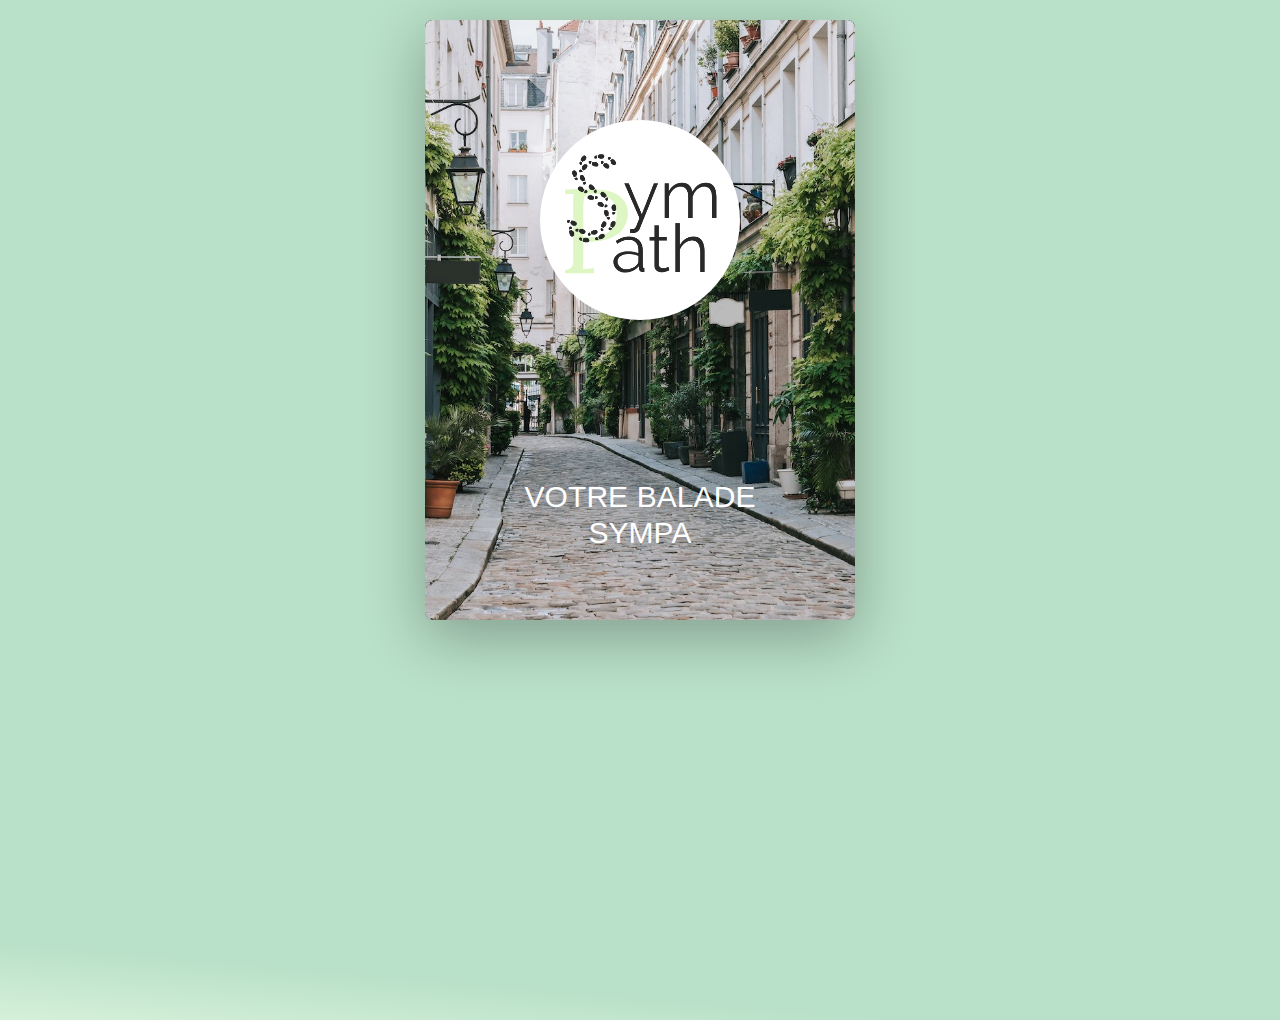
<file: apage.html>
<!DOCTYPE html>
<html lang="en">
<head>
    <meta charset="UTF-8">
    <meta http-equiv="X-UA-Compatible" content="IE=edge">
    <meta name="viewport" content="width=device-width, initial-scale=1">
    <link rel="stylesheet" href="https://cdnjs.cloudflare.com/ajax/libs/font-awesome/5.15.1/css/all.min.css" integrity="sha512-+4zCK9k+qNFUR5X+cKL9EIR+ZOhtIloNl9GIKS57V1MyNsYpYcUrUeQc9vNfzsWfV28IaLL3i96P9sdNyeRssA==" crossorigin="anonymous" referrerpolicy="no-referrer" />
    <link rel="stylesheet" href="css/styletest2.css">
    <link rel="stylesheet" href="js/jstest.js" type="text/Javascript">
    <title>Web test | cloud hosting for everyone</title>
</head>
<body>
  <section class="wrapper">
  
    <!-- BEGIN: card -->
    <div class="card" data-effect="zoom">
      <button class="card__save  js-save" type="button">
        <i class="fa  fa-bookmark"></i>
       </button>
      <figure  class="card__image">
        <img src="images/street.jpg">
      </figure>
      <div class="card__header">
        <figure class="card__profile">
          <a href="features.html">
           <img src="images/logof2.png">
          </a>
        </figure>
      </div>
      <div class="card__body">
        <h3 class="card__name">Votre Balade Sympa</h3>
  
      </div>

    </div>
    <!-- END: card -->
    
  </section>
</body>
</html>
</file>
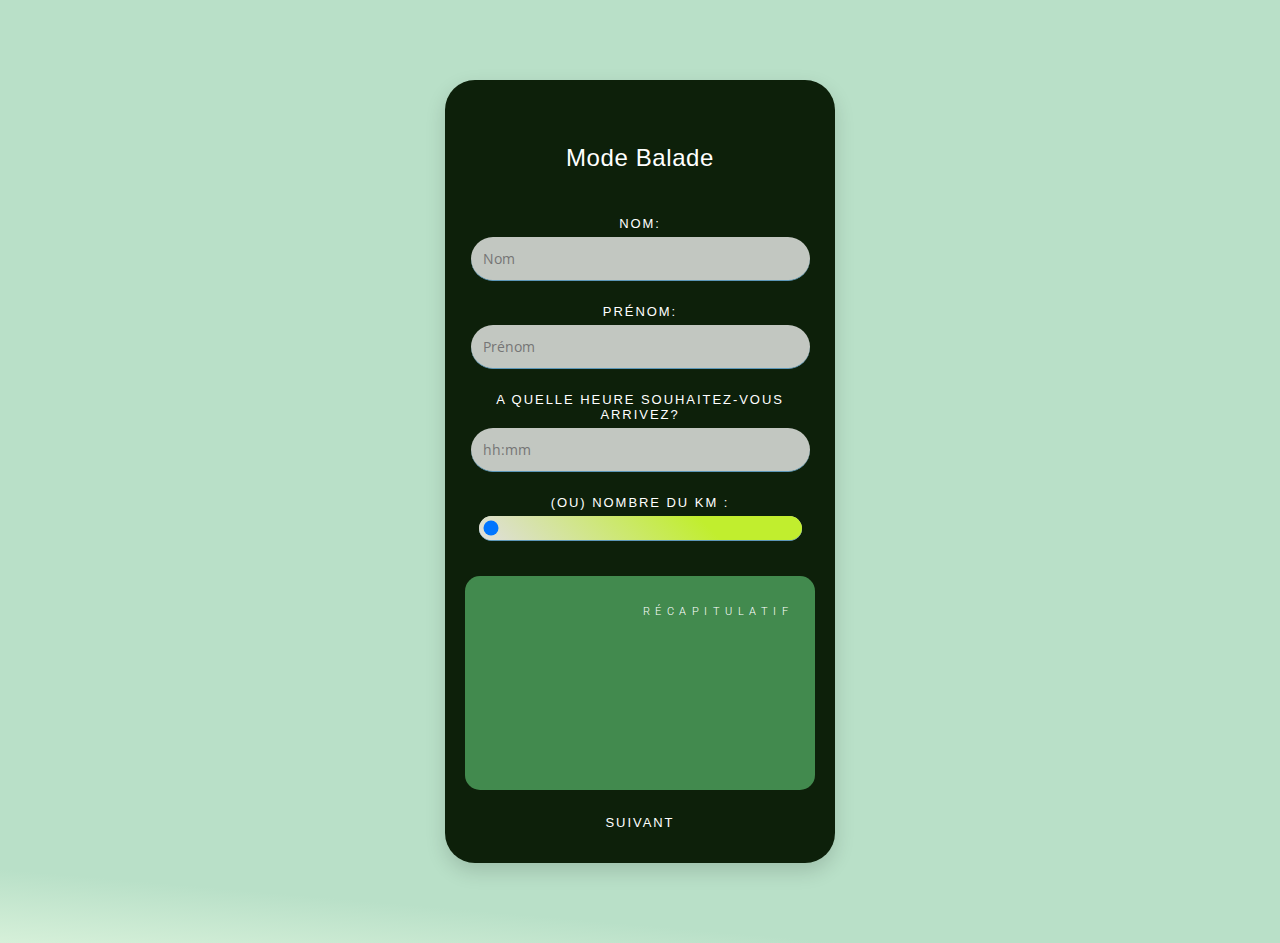
<file: test3.html>
<!DOCTYPE html>
<html lang="en" dir="ltr">
  <head>
  <meta charset="utf-8">
  <meta name="viewport" content="width=device-width, initial-scale = 1.0">
  <link href="https://fonts.googleapis.com/css?family=Assistant:300,400" rel="stylesheet">
  <link href="https://fonts.googleapis.com/css2?family=Open+Sans&display=swap" rel="stylesheet">
  <link rel="stylesheet" href="https://cdnjs.cloudflare.com/ajax/libs/font-awesome/5.15.1/css/all.min.css" integrity="sha512-+4zCK9k+qNFUR5X+cKL9EIR+ZOhtIloNl9GIKS57V1MyNsYpYcUrUeQc9vNfzsWfV28IaLL3i96P9sdNyeRssA==" crossorigin="anonymous" referrerpolicy="no-referrer" />
  <link href="https://fonts.googleapis.com/css?family=Roboto:300,400" rel="stylesheet">
  <title>Mode Balade</title>


    <style>
      body{ 
        background-color: #c7d1c8;
        background-image: linear-gradient( 5deg, #d6f0d9 0%, #b9e0c8 7%);
      }

      .km {
        padding: 4px;
        background-image: linear-gradient( 45deg, #dfdedb 1%, #c1ee2e 70%);
      }
      form{
        max-width: 350px;
        padding: 20px;
        background: #0d200a;
        margin: 80px auto;
        font-family: "Helvetica Neue",Helvetica;
        color: #fff;
        font-weight: 300;
        font-size: 13px;
        text-transform: uppercase;
        letter-spacing: 0.15em;
        border-radius: 30px;
        box-shadow: 0px 8px 20px rgba(0,0,0,0.15);
        text-align: center;
      }


      input{
        -webkit-appearance: none;
        appearance: none;
        background: rgba(255,255,255,0.75);
        padding: 12px;
        margin-top: 6px ;
        font-size: 14px;
        font-family:  'Open Sans', sans-serif;;
        border: none;
        border-bottom: 1px solid #5C97B8;
        border-radius: 30px;
        width: 90%;
        margin-bottom: 10px;
        outline: none;
      }


    input:focus{
      border-bottom: 1px solid #391262;
      }


      .creditcard{
        background: #428a4e;
        color: #fff;
        border-radius: 15px;
        max-width: 100%;
        height: auto;
        margin: 25px auto;
        padding: 20px;
        -webkit-box-sizing: border-box;
        box-sizing: border-box;
      }


      input.mycreditcard {
        background: none;
        text-transform: uppercase;
        color: #fff !important;
        width: 100%;
        margin-bottom: 6px;
        border-bottom: none;
        font-size: 15px;
        letter-spacing: 0.16em;
        padding: 0px;
        font-family: 'Assistant', sans-serif;
      }


      .creditcard h1{
        font-size: 11px;
        color: #fff;
        font-family: 'Roboto', sans-serif;
        text-align: right;
        padding: 2px;
        letter-spacing: 0.5em;
        text-transform: uppercase;
        font-weight: 300;
        margin-bottom: 10px;
      }
   i{
      font-size: 15px;
      color: white;
  }

  button{
   padding: 8px;
   background-image: linear-gradient( 45deg, #1FC3F0 1%, #366783 70%);
   color: white;
   font-size: 17px;
   font-family: 'Open Sea', sans-serif;
   border: 1px solid #3e32e7;
   width: auto;
   cursor: pointer;
   border-radius: 30px;
   outline: none;
 }

 a {
     text-decoration: none;
     color: #fff;
 }
 a:hover {
     color: #000;
 }

  </style>
  </head>




  <body>
  <form>
  <p style="text-align: center; padding: 20px; font-size: 24px; font-weight: 300; letter-spacing: 0.025em; color: #fff; text-transform: none;">Mode Balade
      <span>
        <i class="fas fa-shoe-prints"></i>
      </span>
  </p>
  <p>Nom: <input type="text" placeholder = "Nom" id="yourName" oninput = "confirmyourName.value = yourName.value"></p>
  <p>Prénom:<input type="text" placeholder = "Prénom" id="resNumber" oninput = "confirmresNumber.value = resNumber.value"></p>
  <p>A quelle heure souhaitez-vous arrivez?<input type="text" placeholder = "hh:mm" id="couponCode" oninput = "confirmcouponCode.value = couponCode.value"></p>
  <p> (ou) Nombre du km :<input class="km" type="range" min="0" max="30" value="0" id="pax" oninput = "confirmPax.value = pax.value"></p>


  <div class='creditcard'>
  <h1>Récapitulatif</h1>
  <p>
  <input type="text" class="mycreditcard" id="confirmyourName" readonly><br/>
  <input type="text" class="mycreditcard" id="confirmresNumber" readonly><br/>
  <input type="text" class="mycreditcard" id="confirmcouponCode" readonly>
  <input type="text" class="mycreditcard" id="confirmPax" readonly>
</p>
</div>


<p style="margin-bottom: 25px;">
     <section>
         <a href="test4.html">
        Suivant</a></section>
    </p>
</form>


</body>
</html>
</file>
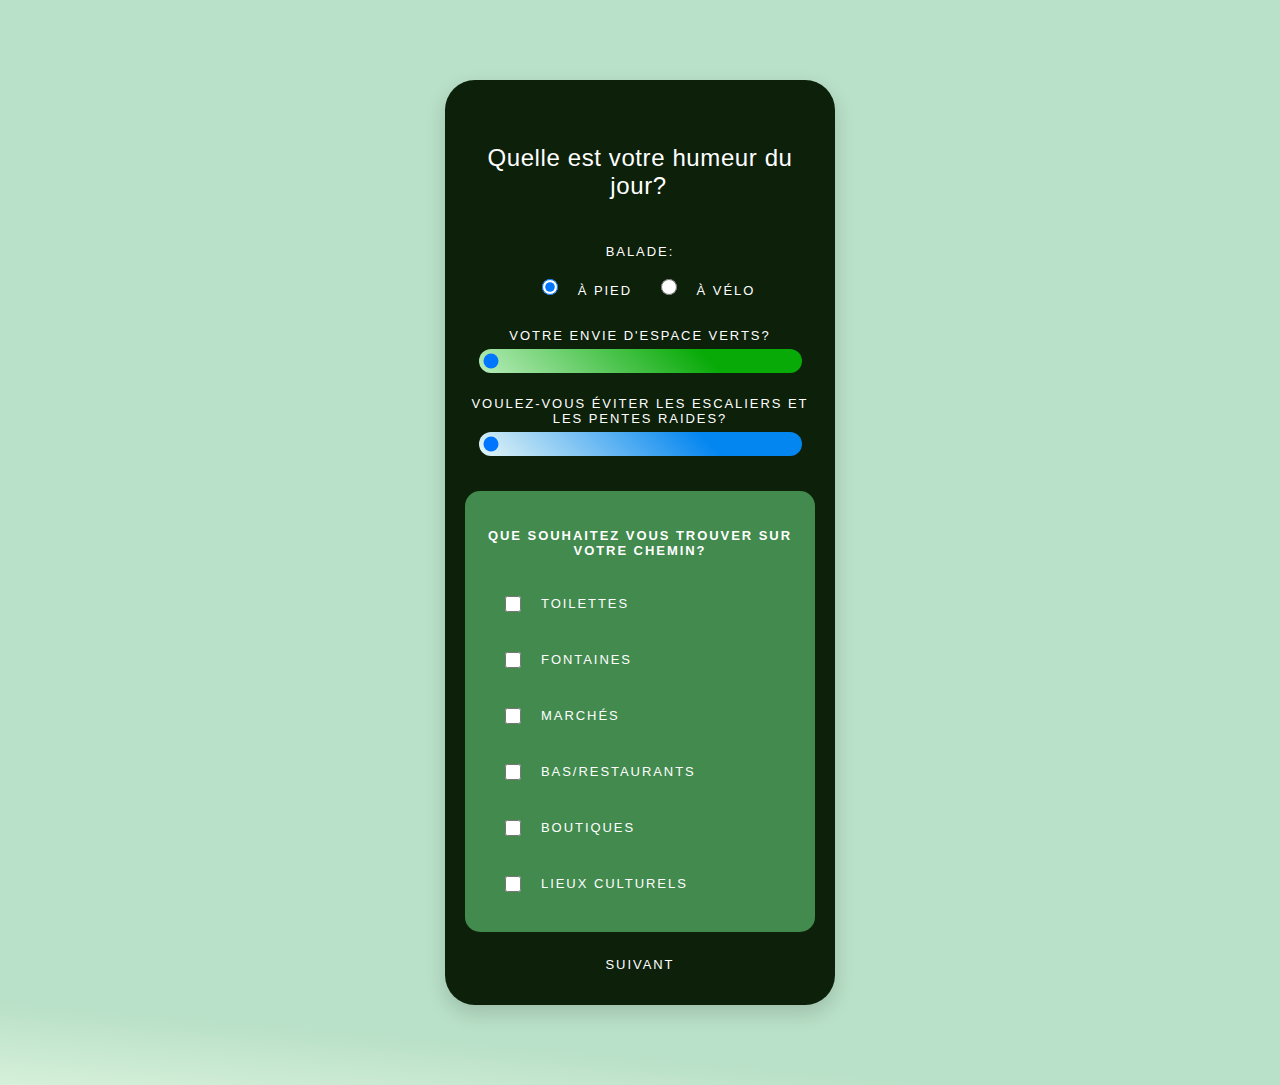
<file: test4.html>
<!DOCTYPE html>
<html lang="en" dir="ltr">
  <head>
  <meta charset="utf-8">
  <meta name="viewport" content="width=device-width, initial-scale = 1.0">
  <link href="https://fonts.googleapis.com/css?family=Assistant:300,400" rel="stylesheet">
  <link href="https://fonts.googleapis.com/css2?family=Open+Sans&display=swap" rel="stylesheet">
  <link rel="stylesheet" href="https://cdnjs.cloudflare.com/ajax/libs/font-awesome/5.15.1/css/all.min.css" integrity="sha512-+4zCK9k+qNFUR5X+cKL9EIR+ZOhtIloNl9GIKS57V1MyNsYpYcUrUeQc9vNfzsWfV28IaLL3i96P9sdNyeRssA==" crossorigin="anonymous" referrerpolicy="no-referrer" />
  <link href="https://fonts.googleapis.com/css?family=Roboto:300,400" rel="stylesheet">
  <title>Mode Balade</title>


    <style>
      body{
        background-color: #c7d1c8;
        background-image: linear-gradient( 5deg, #d6f0d9 0%, #b9e0c8 7%);
      }
      
      form{
        max-width: 350px;
        padding: 20px;
        background: #0d200a;
        margin: 80px auto;
        font-family: "Helvetica Neue",Helvetica;
        color: #fff;
        font-weight: 300;
        font-size: 13px;
        text-transform: uppercase;
        letter-spacing: 0.15em;
        border-radius: 30px;
        box-shadow: 0px 8px 20px rgba(0,0,0,0.15);
        text-align: center;
      }


     .top,
     .esc {
        -webkit-appearance: none;
        appearance: none;
        background-image: linear-gradient( 45deg, #b5ebb8 1%, #08aa08 70%);
        padding: 4px;
        margin-top: 6px ;
        font-size: 14px;
        font-family:  'Open Sans', sans-serif;;
        border: none;
        border-radius: 30px;
        width: 90%;
        margin-bottom: 10px;
        outline: none;
      }

    .top :focus{
      border-bottom: 1px solid #391262;
      }
    .esc {
        background-image: linear-gradient( 45deg, #e1f4f5 1%, #0486f0 70%);
    }

      .creditcard{
        background: #428a4e;
        color: #fff;
        border-radius: 15px;
        max-width: 100%;
        height: auto;
        margin: 25px auto;
        padding: 20px;
        -webkit-box-sizing: border-box;
        box-sizing: border-box;
      }


      input.mycreditcard {
        background: none;
        text-transform: uppercase;
        color: #fff !important;
        width: 100%;
        margin-bottom: 6px;
        border-bottom: none;
        font-size: 15px;
        letter-spacing: 0.16em;
        padding: 0px;
        font-family: 'Assistant', sans-serif;
      }
      .lab {

        padding-bottom: 30px;
        display: flex;
        align-items: center;
        padding-bottom: 0px;
       
      }

      .creditcard h1{
        font-size: 11px;
        color: #fff;
        font-family: 'Roboto', sans-serif;
        text-align: right;
        padding: 2px;
        letter-spacing: 0.5em;
        text-transform: uppercase;
        font-weight: 300;
        margin-bottom: 10px;
      }

  .input-radio,
  .input-checkbox{
    display: inline-block;
    margin-right: 0.6rem;
    min-height: 1rem;
    min-width:1rem;
    margin: 20px;
  }
  button{
   padding: 8px;
   background-image: linear-gradient( 45deg, #1FC3F0 1%, #366783 70%);
   color: white;
   font-size: 17px;
   font-family: 'Open Sea', sans-serif;
   border: 1px solid #3e32e7;
   width: auto;
   cursor: pointer;
   border-radius: 30px;
   outline: none;
 }

 a {
     text-decoration: none;
     color: #fff;
 }
 a:hover {
     color: #000;
 }
i {
    margin-left: 3px;

}
  </style>
  </head>


  <body>
  <form>
  <p style="text-align: center; padding: 20px; font-size: 24px; font-weight: 300; letter-spacing: 0.025em; color: #fff; text-transform: none;">Quelle est votre humeur du jour?
      <span>
        <i class="far fa-smile-beam"></i>
      </span>
  </p>
  <legend>Balade:</legend>
  <label>
    <input
      name="user-recommend"
      value="definitely"
      type="radio"
      class="input-radio"
      checked
    />à pied
<span>
    <i class="fas fa-walking"></i>
</span></label>
  <label>
    <input
      name="user-recommend"
      value="maybe"
      type="radio"
      class="input-radio"
    />à vélo
    <span>
        <i class="fas fa-biking"></i>
    </span></label
  >
  <label>
  <p>Votre envie d'espace verts? <input class="top" type="range" min="0" max="30" value="0" id="pax" oninput = "confirmPax.value = pax.value"></p>
  <p>Voulez-vous éviter les escaliers et les pentes raides? <input class="esc" type="range" min="0" max="30" value="0" id="pax" oninput = "confirmPax.value = pax.value"></p>

  <div class='creditcard'>

  <h4>Que souhaitez vous trouver sur votre chemin?</h4>
      
     
      <label class="lab"
        ><input
          name="prefer"
          value="open-source-community"
          type="checkbox"
          class="input-checkbox"
        />Toilettes
        <span>
            <i class="fas fa-restroom"></i>
        </span></label
      >
      <label class="lab"
        ><input
          name="prefer"
          value="gitter-help-rooms"
          type="checkbox"
          class="input-checkbox"
        />Fontaines
        <span>
            <i class="fas fa-tint"></i>
        </span></label
      >
      <label class="lab"
        ><input 
          name="prefer"
          value="videos"
          type="checkbox"
          class="input-checkbox"
        />Marchés
    <span>
        <i class="fas fa-store-alt"></i>
    </span></label>
      <label class="lab"
        ><input
          name="prefer"
          value="city-meetups"
          type="checkbox"
          class="input-checkbox"
        />Bas/Restaurants
        <span>
            <i class="fas fa-utensils"></i>
        </span></label
      >
      <label class="lab"
        ><input
          name="prefer"
          value="wiki"
          type="checkbox"
          class="input-checkbox"
        />Boutiques
    <span>
        <i class="fas fa-store"></i>
    </span></label>
      <label class="lab"
        ><input
          name="prefer"
          value="forum"
          type="checkbox"
          class="input-checkbox"
        />Lieux culturels
    <span>
        <i class="fas fa-archway"></i>
    </span></label>
      
  <!-- <p>
  <input type="text" class="mycreditcard top" id="confirmcouponCode" readonly>
  <input type="text" class="mycreditcard top" id="confirmPax" readonly>
</p> -->
</div>


<p style="margin-bottom: 25px;">
    <section>
        <a href="test5.html">
       Suivant</a>
    </section>
    </p>
</form>


</body>
</html>
</file>
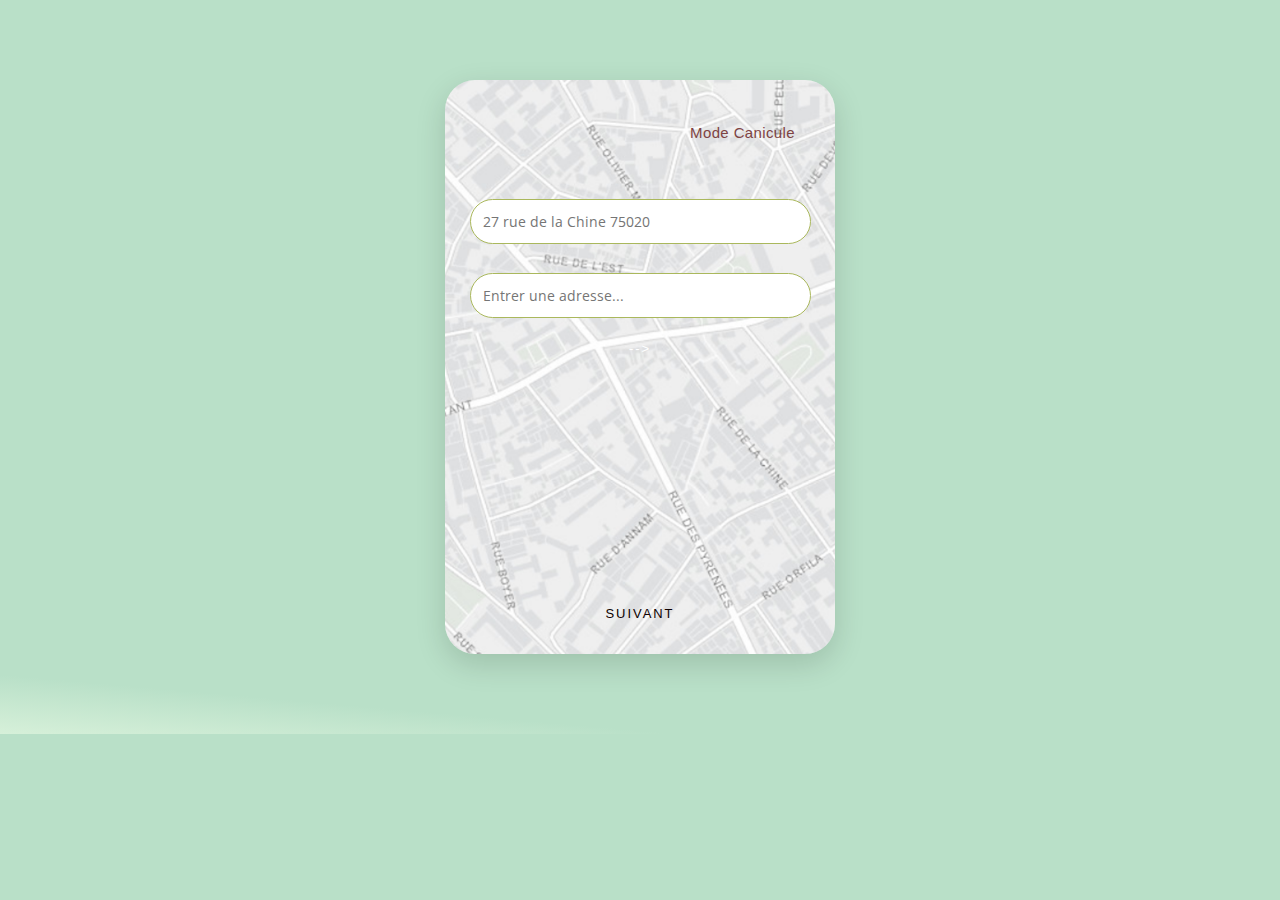
<file: test5.html>
<!DOCTYPE html>
<html lang="en" dir="ltr">
  <head>
  <meta charset="utf-8">
  <meta name="viewport" content="width=device-width, initial-scale = 1.0">
  <link href="https://fonts.googleapis.com/css?family=Assistant:300,400" rel="stylesheet">
  <link href="https://fonts.googleapis.com/css2?family=Open+Sans&display=swap" rel="stylesheet">
  <link rel="stylesheet" href="https://cdnjs.cloudflare.com/ajax/libs/font-awesome/5.15.1/css/all.min.css" integrity="sha512-+4zCK9k+qNFUR5X+cKL9EIR+ZOhtIloNl9GIKS57V1MyNsYpYcUrUeQc9vNfzsWfV28IaLL3i96P9sdNyeRssA==" crossorigin="anonymous" referrerpolicy="no-referrer" />
  <link href="https://fonts.googleapis.com/css?family=Roboto:300,400" rel="stylesheet">
  <title>Mode Balade</title>


    <style>
      body{ 
        background-color: #c7d1c8;
        background-image: linear-gradient( 5deg, #d6f0d9 0%, #b9e0c8 7%);
      }

      .km {
        padding: 4px;
        background-image: linear-gradient( 45deg, #dfdedb 1%, #c1ee2e 70%);
      }
      form{
        max-width: 350px;
        padding: 20px;
        background-image: url(../images/map.png);
        background-size: 400px;
        margin: 80px auto;
        font-family: "Helvetica Neue",Helvetica;
        color: #fff;
        font-weight: 300;
        font-size: 13px;
        text-transform: uppercase;
        letter-spacing: 0.15em;
        border-radius: 30px;
        box-shadow: 0px 10px 30px rgba(1, 14, 2, 0.15);
        text-align: center;

      }


      input{
        -webkit-appearance: none;
        appearance: none;
        background: white;
        padding: 12px;
        margin-top: 6px ;
        font-size: 14px;
        font-family:  'Open Sans', sans-serif;;
        border: none;
        border: 1px solid #aab85c;
        border-radius: 30px;
        width: 90%;
        margin-bottom: 10px;
        outline: none;
      }


    input:focus{
      border-bottom: 1px solid #391262;
      }


      .creditcard{
        background: #428a4e;
        color: #fff;
        border-radius: 15px;
        max-width: 100%;
        height: auto;
        margin: 25px auto;
        padding: 20px;
        -webkit-box-sizing: border-box;
        box-sizing: border-box;
      }


      input.mycreditcard {
        background: none;
        text-transform: uppercase;
        color: #fff !important;
        width: 100%;
        margin-bottom: 6px;
        border-bottom: none;
        font-size: 15px;
        letter-spacing: 0.16em;
        padding: 0px;
        font-family: 'Assistant', sans-serif;
      }


      .creditcard h1{
        font-size: 11px;
        color: #fff;
        font-family: 'Roboto', sans-serif;
        text-align: right;
        padding: 2px;
        letter-spacing: 0.5em;
        text-transform: uppercase;
        font-weight: 300;
        margin-bottom: 10px;
      }
   i{
      font-size: 15px;
      color: white;
  }

  <!-- button{
   padding: 8px;
   background-image: linear-gradient( 45deg, #1FC3F0 1%, #366783 70%);
   color: white;
   font-size: 17px;
   font-family: 'Open Sea', sans-serif;
   border: 1px solid #3e32e7;
   width: auto;
   cursor: pointer;
   border-radius: 30px;
   outline: none;
 } -->

 a {
     text-decoration: none;
     color: rgb(14, 2, 2);
 }
 a:hover {
     color: rgb(10, 77, 19);
 }

  </style>
  </head>




  <body>
  <form>
  <p style="text-align: right; padding: 0px; margin:20px; font-size: 15px; font-weight: 400; letter-spacing: 0.025em; color: rgb(126, 67, 67); text-transform: none;">
      Mode Canicule
      <span>
        <i style="font-size: 20px; color: rgb(145, 12, 12);"class="fas fa-toggle-on"></i>
      </span>
  </p>
  <p style="margin-top: 50px">
      <span>
        <i style=" font-size:30px; color:rgb(16, 85, 22)"class="fas fa-map-marker-alt"></i>
      </span>
      <input type="text" placeholder = "27 rue de la Chine 75020" id="yourName" oninput = "confirmyourName.value = yourName.value"></p>
  <p>
      <span>
        <i style=" font-size:30px; color:rgb(68, 22, 22)"class="fas fa-map-pin"></i>
      </span>
    <input type="text" placeholder = "Entrer une adresse..." id="resNumber" oninput = "confirmresNumber.value = resNumber.value"></p>
  


  <!-- <div class='creditcard'>
  <h1>Récapitulatif</h1>
  <!-- <p>
  <input type="text" class="mycreditcard" id="confirmyourName" readonly><br/>
  <input type="text" class="mycreditcard" id="confirmresNumber" readonly><br/>
  <input type="text" class="mycreditcard" id="confirmcouponCode" readonly>
  <input type="text" class="mycreditcard" id="confirmPax" readonly>
</p> -->
 -->



<p style="margin-bottom: 250px;">
     <section>
         <a href="test6.html">
        Suivant</a>
    </section>
    </p>
</form>


</body>
</html>
</file>
<file: css/styletest2.css>
/* GLOBAL VARIABLES */
:root {
  --font: "Roboto", sans-serif;
  --fontOrigin: 1rem;     /* 16px */
  --fontSmall: 0.625em;   /* 10px */
  --fontMedium: 0.875em;  /* 14px */
  --fontNormal: 1em;      /* 16px */
  --fontLarge:  1.375em;  /* 22px */
  --fontLight: 100;
  --fontRegular: 400;
  --speed: 0.65s;
}

@keyframes zoom {
  from {
    object-position: 0 50%;
  }
  to {
    object-position: 100% 50%;
  }
}

@keyframes blur {
  from {
    -webkit-transform: scale(1, 1);
    transform: scale(1, 1);
  }
  to {
    -webkit-transform: scale(1.5, 1.5);
    transform: scale(2, 2);
  }
}

* {
  border: 0;
  margin: 0;
  padding: 0;
  box-sizing: border-box;
}

body {
  font-family: var(--font);
  font-weight: var(--fontOrigin);
  font-size: 12rem;
  line-height: 1.2;
  letter-spacing: 0.005rem;
  -webkit-font-smoothing: subpixel-antialiased;
  font-smooth: subpixel-antialiased;
  background-color: #c7d1c8;
  background-image: linear-gradient( 5deg, #d6f0d9 0%, #b9e0c8 7%);
}

.wrapper {
  display: grid;
  grid-template-columns: repeat( auto-fit, 1fr );
  grid-template-rows: auto;
  grid-template-areas:
    "menu menu menu"
    ". card .";
  width: 100vw;
  min-height: 100vh;
  padding-top: 20px;
  padding-bottom: 400px;
}


.card {
  position: relative;
  grid-area: card;
  align-self: center;
  justify-self: center;
  overflow: hidden;
  display: grid;
  width: 100%;
  max-width: 430px;
  height: 600px;
  font-size: var(--fontOrigin);
  border-radius: 8px;
  box-shadow: 0 16px 60px rgba(0, 0, 0, 0.3);
  cursor: pointer;
  -webkit-transition: all var(--speed) ease;
  transition: all var(--speed) ease;
}

.card:hover {
  box-shadow: 0 40px 130px rgba(0, 0, 0, 0.6);
  -webkit-transform: scale(1.1, 1.1);
  transform: scale(1.1, 1.1);
}

.card__save {
  position: absolute;
  top: 10px;
  right: 10px;
  display: block;
  width: 35px;
  height: 35px;
  background: transparent;
  border: 0;
  opacity: 0;
  border-radius: 3px;
  -webkit-transition: all var(--speed) ease;
  transition: all var(--speed) ease;
}

.card__save:focus {
  outline: 0;
  background-color: rgba(255, 255, 255, 0);
}

.card:hover .card__save {
  opacity: 0.6;
}

.card__save i {
  font-size: 18px;
  color: rgba(255, 255, 255, 0.6);
  cursor: pointer;
  -webkit-transition: all var(--speed) ease;
  transition: all var(--speed) ease;
}

.card__save:hover i {
  color: rgba(255, 255, 255, 0.8);
}

.card__save:active,
.card__save.active {
  opacity: 1 !important;
}

.card__save:active i,
.card__save.active i {
  color: white;
}

.card__image {
  position: absolute;
  top: 0;
  left: 0;
  z-index: -1;
  overflow: hidden;
  display: block;
  width: 100%;
  height: 100%;
  pointer-events: none;
  background: linear-gradient(to bottom, rgba(0, 0, 0, 1), rgba(0, 0, 0, 0.5));
}

.card__image img {
  -webkit-transform: scale(1.3, 1.3);
  transform: scale(1.3, 1.3);
  display: block;
  width: 100%;
  height: 100%;
  object-fit: cover;
  opacity: 1;
  -webkit-transition: all var(--speed) ease;
  transition: all var(--speed) ease;
  animation-name: zoom;
  animation-duration: 30s;
  animation-direction: alternate;
  animation-timing-function: linear;
  animation-iteration-count: infinite;
}

.card:hover .card__image img {
  -webkit-transform: scale(1, 1);
  transform: scale(1, 1);
  opacity: 0.5;
}

.card__header {
  display: grid;
  width: 100%;
  height: 400px;
}

.card__profile {
  align-self: center;
  justify-self: center;
  display: block;
  overflow: hidden;
  width: 150vmax;
  height: 150vmax;
  max-width: 200px;
  max-height: 200px;
  border-radius: 50%;
}

.card__profile img {
  -webkit-transform: scale(1.5, 1.5)  translateZ(0);
  transform: scale(1.2, 1.2)  translateZ(0);
  display: block;
  width: 100%;
  height: 100%;
  object-fit: cover;
  object-position: 50% 50%;
  -webkit-filter: grayscale(50%) contrast(75%) brightness(1.3);
  filter: grayscale(50%) contrast(75%) brightness(1.3);
  -webkit-transition: all var(--speed) ease;
  transition: all var(--speed) ease;
  mix-blend-mode: normal;
  -webkit-backface-visibility: hidden;
  backface-visibility: hidden;
}

.card:hover .card__profile img {
  -webkit-transform: scale(1, 1)  translateZ(0);
  transform: scale(1, 1)  translateZ(0);
}

.card__body {
  display: grid;
  padding: 0 50px;
}

.card__name {
  font-family: "Helvetica Neue",;
  align-self: center;
  justify-self: center;
  margin-bottom: 50px;
  color: white;
  font-size: 30px;
  font-weight: 200;
  text-align: center;
  text-transform: uppercase;
  -webkit-transition: all var(--speed) ease;
  transition: all var(--speed) ease;






  
}

.card:hover .card__name {
  -webkit-text-fill-color: transparent;
}


/* .card__bio {
  position: relative;
  -webkit-transform: translateY(30%);
  transform: translateY(30%);
  display: block;
  margin: 22px 0 16px 0;
  font-size: var(--fontMedium);
  font-weight: var(--fontLight);
  /*text-shadow: 0 0.5px 1px rgba(0, 0, 0, 0.35);*/

/* .card:hover .card__bio {
  -webkit-transform: translateY(0);
  transform: translateY(0);
  opacity: 1;
}

.card__footer {
  position: relative;
  -webkit-transform: translateY(60%);
  transform: translateY(60%);
  display: grid;
  grid-template-columns: repeat(2, 1fr);
  grid-template-areas: "date category";
  padding: 10px 20px;
  opacity: 0;
  -webkit-transition: all var(--speed) ease;
  transition: all var(--speed) ease;
}

.card:hover .card__footer {
  -webkit-transform: translateY(0);
  transform: translateY(0);
  opacity: 1; */


.card__date {
  grid-area: date;
  display: inline-block;
  align-self: left;
  justify-self: left;
  font-size: var(--fontSmall);
  font-weight: var(--fontLight);
  text-transform: uppercase;
  text-shadow: 0 0.5px 1px rgba(0, 0, 0, 0.45);
  color: rgba(250, 250, 250, 0.4);
} */

/* MODIFIERS */
.card[data-effect="blur"]:hover .card__image img {
  -webkit-filter: blur(3px);
  filter: blur(3px);
}

.card[data-effect="blur"] .card__image img {
  animation-name: blur;
}

.card[data-effect="color"]:hover {
  -webkit-transform: scale(1, 1);
  transform: scale(1, 1);
  box-shadow: 0 40px 260px rgba(255, 0, 0, 0.1), 0 40px 130px rgba(250, 100, 100, 0.2), -80px -40px 230px rgba(0, 200, 250, 0.15), 80px 40px 230px rgba(120, 120, 255, 0.15);
}

.card[data-effect="color"] .card__image {
  background: linear-gradient(to bottom, rgba(20, 20, 100, 1), rgba(255, 100, 100, 0.5))
}

.card[data-effect="color"]:hover .card__image img {
  opacity: 0.8;
}

.card[data-effect="color"]:hover .card__profile img {
  -webkit-filter: grayscale(50%) contrast(80%) brightness(1.6);
  filter: grayscale(50%) contrast(80%) brightness(1.6);
  mix-blend-mode: normal;
}
</file>
